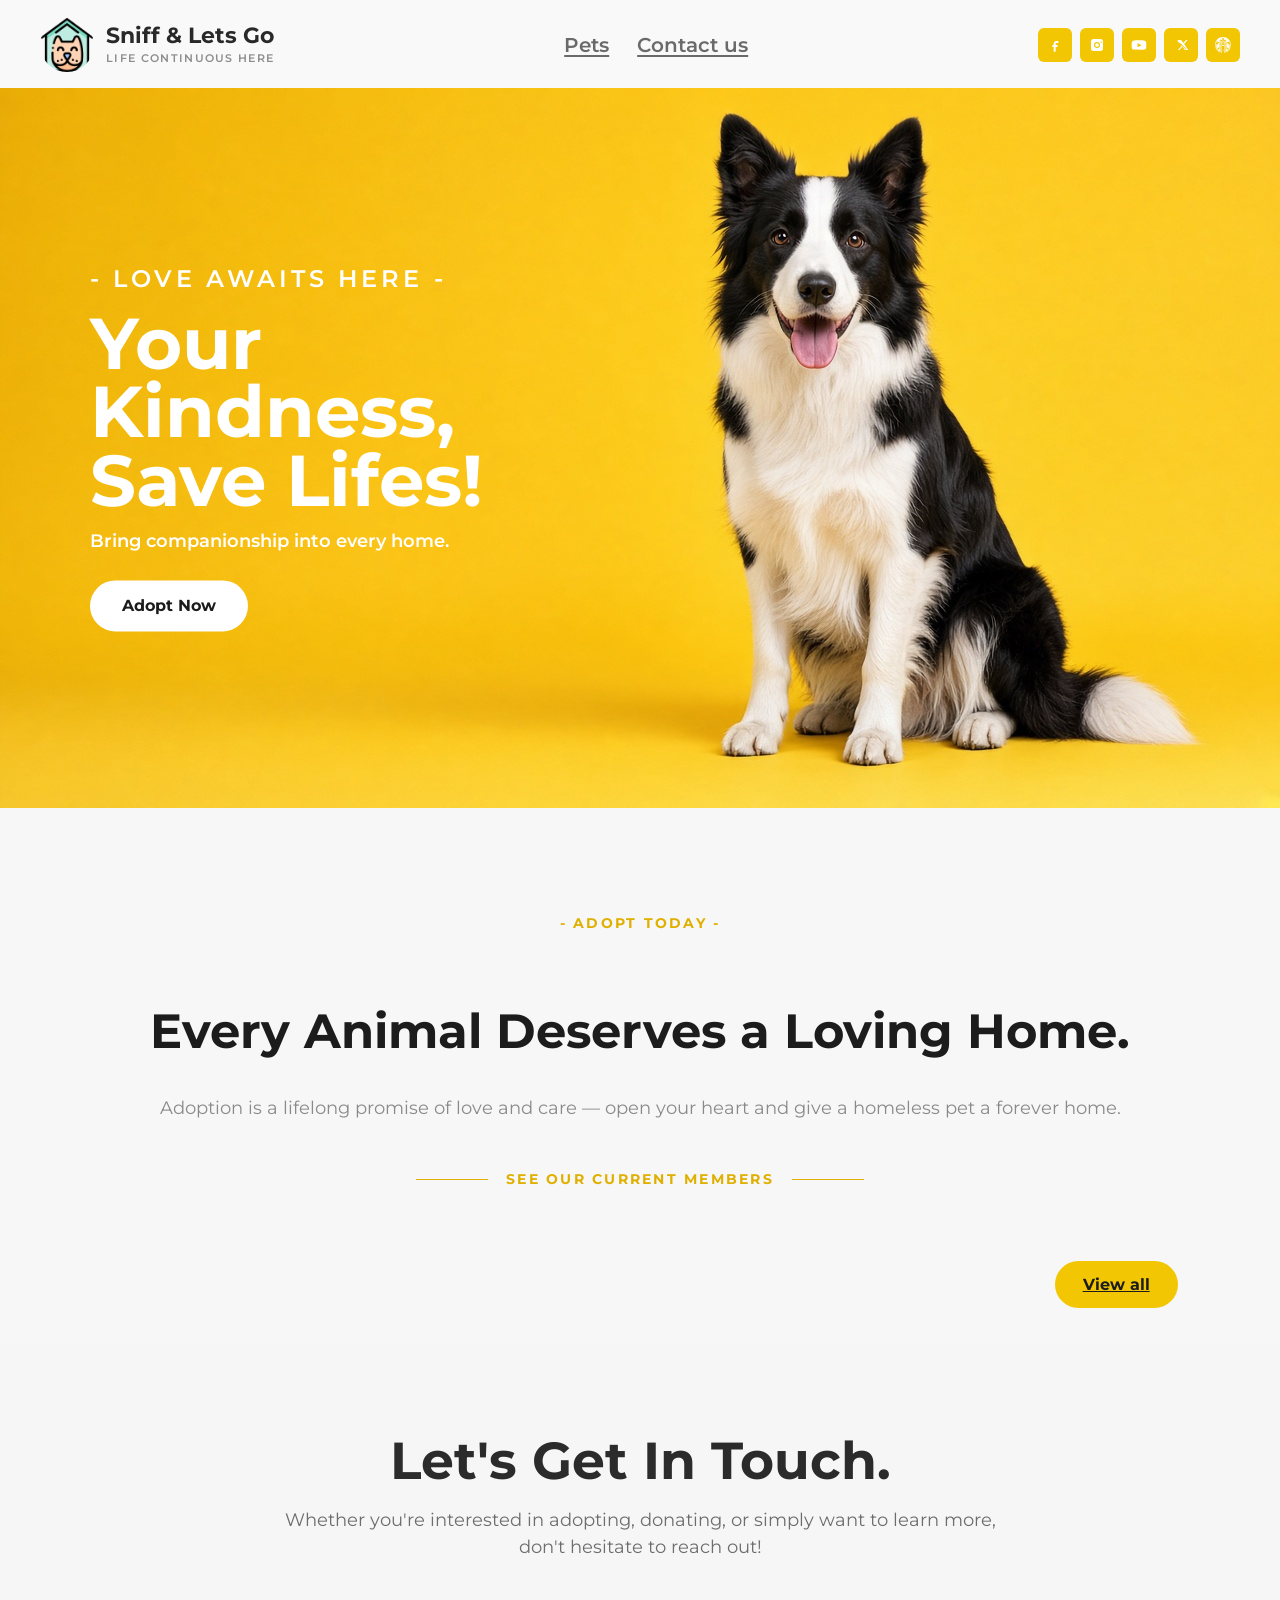
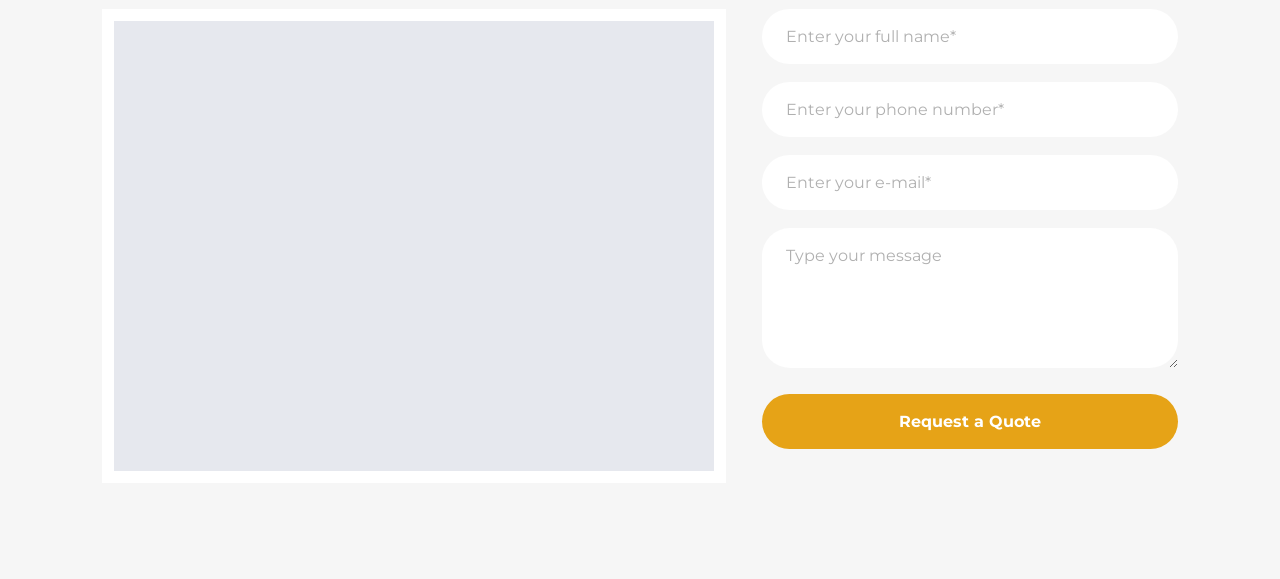
<file: index.html>
<!DOCTYPE html>
<html lang="en">
<head>
  <meta charset="UTF-8">
  <meta name="viewport" content="width=device-width, initial-scale=1.0">
  <link rel="preconnect" href="https://fonts.googleapis.com">
  <link rel="preconnect" href="https://fonts.gstatic.com" crossorigin>
  <link href="https://fonts.googleapis.com/css2?family=Montserrat:wght@400;600;700&display=swap" rel="stylesheet">
  <link rel="stylesheet" href="styles.css">
  <title>Sniff & Lets Go</title>
</head>
<body>
  <header class="header">
    <a class="brand" href="#top" title="Open the home page">
      <span class="logo" aria-hidden="true">
        <img src="images/adopt.png" alt="">
      </span>
      <span class="brand-text">
        <span class="brand-name">Sniff & Lets Go</span>
        <span class="brand-tagline">Life continuous here</span>
      </span>
    </a>

    <nav class="nav" aria-label="Main">
      <ul>
        <li><a href="#pets">Pets</a></li>
        <!-- <li><a href="#about">About Us</a></li> -->
        <!-- <li><a href="#team">Team</a></li>
        <li><a href="#stories">Testimonials</a></li> -->
        <li><a href="#contact">Contact us</a></li>
      </ul>
    </nav>

    <ul class="social">
      <li>
        <a href="https://facebook.com" aria-label="Facebook">
          <svg viewBox="0 0 24 24" aria-hidden="true"><path d="M14 9h3V6h-3c-2.2 0-4 1.8-4 4v2H8v3h2v7h3v-7h2.6l.4-3H13v-2c0-.6.4-1 1-1z"/></svg>
        </a>
      </li>
      <li>
        <a href="https://instagram.com" aria-label="Instagram">
          <svg viewBox="0 0 24 24" aria-hidden="true"><path d="M7 3h10a4 4 0 0 1 4 4v10a4 4 0 0 1-4 4H7a4 4 0 0 1-4-4V7a4 4 0 0 1 4-4zm5 4.5A4.5 4.5 0 1 0 16.5 12 4.5 4.5 0 0 0 12 7.5zm6.2-.9a1.1 1.1 0 1 0 1.1 1.1 1.1 1.1 0 0 0-1.1-1.1zM12 9.2A2.8 2.8 0 1 1 9.2 12 2.8 2.8 0 0 1 12 9.2z"/></svg>
        </a>
      </li>
      <li>
        <a href="https://youtube.com" aria-label="YouTube">
          <svg viewBox="0 0 24 24" aria-hidden="true"><path d="M23 12.2s0-3.2-.4-4.6a3 3 0 0 0-2.1-2.1C18.9 5 12 5 12 5s-6.9 0-8.5.5a3 3 0 0 0-2.1 2.1C1 9 1 12.2 1 12.2s0 3.2.4 4.6a3 3 0 0 0 2.1 2.1C5.1 19.4 12 19.4 12 19.4s6.9 0 8.5-.5a3 3 0 0 0 2.1-2.1c.4-1.4.4-4.6.4-4.6zM9.8 15.5v-6.6l6.2 3.3z"/></svg>
        </a>
      </li>
      <li>
        <a href="https://x.com" aria-label="X">
          <svg viewBox="0 0 24 24" aria-hidden="true"><path d="M19.6 4.5h2.4l-5.3 6 6.2 8.9h-4.9l-3.8-5-4.4 5H7.4l5.6-6.4L7 4.5h5l3.5 4.6zm-.8 13.4h1.3L7.3 5.8H5.9z"/></svg>
        </a>
      </li>
      <li>
        <a href="https://x.com" aria-label="X">
          <svg role="img" viewBox="0 0 24 24" xmlns="http://www.w3.org/2000/svg"><title>Starbucks</title><path d="M13.2072 5.2801c-.1052-.0188-.6126-.104-1.2072-.104s-1.102.0848-1.2072.104c-.0605.0108-.0837-.0484-.0377-.0828.0417-.0308 1.2445-.9463 1.2445-.9463l1.244.9463c.0469.0344.024.0936-.0364.0828zm-2.0783 5.9446s-.0636.0228-.0804.0788c.252.1937.4257.6343.9515.6343s.6995-.4406.9511-.6343c-.0164-.0564-.08-.0788-.08-.0788s-.3293.0776-.8711.0776c-.5418 0-.8711-.0776-.8711-.0776zM12 10.4832c-.146 0-.178-.0552-.2777-.0548-.0948.0004-.2789.076-.319.1453a.1542.1542 0 00.0413.0948c.2129.032.309.1505.5558.1505.2469 0 .3425-.1185.5558-.1505a.1579.1579 0 00.0412-.0948c-.0396-.0692-.224-.1445-.3193-.1453-.1-.0008-.1324.0548-.2781.0548zm11.9868 2.27a11.964 11.964 0 01-.076.8528c-1.359.2249-1.8447-.986-3.2368-.9252.0832.2954.1508.5963.2029.9036 1.148-.0008 1.6105 1.0724 2.8878.9143-.0672.3281-.148.6519-.2413.9708-1.01.0992-1.3657-.9044-2.5345-.8767.0096.1664.0148.3345.0148.5041l-.0048.2805 2.2696.866a12.04 12.04 0 01-.3965.9479c-.6823-.0376-.9175-.9127-1.9555-.8431a9.0882 9.0882 0 01-.118.665c.9015-.0632 1.0955.7667 1.7414.834a12.2317 12.2317 0 01-.5302.8767c-.3826-.205-.7143-.8231-1.4398-.8612a8.6035 8.6035 0 00.195-.6994c-.6435 0-1.3794-.2509-1.9964-.8127.2-1.1388-1.5674-2.2984-1.5674-3.1324 0-.9059.4582-1.4073.4582-2.6285 0-.9063-.4402-1.8895-1.104-2.5614a2.2175 2.2175 0 00-.4114-.3309c.6098.7547 1.078 1.6494 1.078 2.6858 0 1.15-.535 1.757-.535 2.8186 0 1.0612 1.5526 1.9796 1.5526 3.074 0 .4305-.1377.851-.5914 1.677.697.6962 1.605 1.076 2.1908 1.076.19 0 .292-.058.3601-.2073a9.0925 9.0925 0 00.1665-.391c.631.0245.9199.5979 1.2692.8268-.1916.2573-.393.5057-.6038.7462-.234-.2593-.5486-.6954-1.0092-.8167a9.2087 9.2087 0 01-.2613.473c.3966.108.6679.5082.878.7715a12.1305 12.1305 0 01-.7075.6754c-.1532-.2384-.3917-.541-.659-.7042a8.3639 8.3639 0 01-.3077.391c.2272.154.4277.4313.5586.6574-.2833.2272-.5763.443-.8796.6446-.1496-1.2192-1.8138-2.0548-1.3653-3.4693-.1472.2493-.3229.561-.3229.9364 0 1.024 1.0908 1.8366 1.1776 2.8542-.226.1353-.4573.2625-.693.383-.0392-1.1185-1.194-2.3425-1.194-3.2604 0-1.0248 1.342-2.054 1.342-3.2636 0-1.2105-1.5485-2.0484-1.5485-3.1112 0-1.062.6586-1.673.6586-3.0343 0-.9972-.4738-2.0063-1.2056-2.651-.1297-.1144-.2573-.2052-.4106-.2849.6903.828 1.0904 1.579 1.0904 2.7186 0 1.2801-.7546 1.9908-.7546 3.244 0 1.2537 1.5197 1.9507 1.5197 3.1192 0 1.1684-1.4145 2.1532-1.4145 3.3536 0 1.092 1.2468 2.182 1.2653 3.4777a11.7704 11.7704 0 01-.8327.3257c.1584-1.3089-1.245-2.659-1.245-3.727 0-1.1676 1.4674-2.1712 1.4674-3.43 0-1.2597-1.4917-1.8451-1.4917-3.138 0-1.292.9151-2.0075.9151-3.4352 0-1.1129-.5494-2.1136-1.352-2.7338l-.0509-.0385c-.0756-.056-.138.0116-.0844.078.5682.7095.8719 1.427.8719 2.4894 0 1.306-1.0512 2.3673-1.0512 3.6325 0 1.4934 1.4117 1.9203 1.4117 3.1456 0 1.2248-1.5137 2.2048-1.5137 3.5053 0 1.206 1.4325 2.5445 1.1868 3.9366a11.6645 11.6645 0 01-.8743.192c.2689-1.7334-1.1364-2.9782-1.1364-4.1122 0-1.2277 1.5677-2.322 1.5677-3.5217 0-1.1316-1.1252-1.5014-1.2732-2.659-.0204-.158-.1473-.2753-.3221-.2461-.2285.0416-.5214.192-.9816.192-.4602 0-.753-.1508-.982-.192-.1744-.0288-.3013.0884-.3217.246-.1476 1.1577-1.2736 1.527-1.2736 2.659 0 1.1997 1.5681 2.2937 1.5681 3.5218 0 1.134-1.4053 2.3788-1.1368 4.1123a12.1233 12.1233 0 01-.8743-.1921c-.2457-1.3921 1.1872-2.7306 1.1872-3.9366 0-1.3005-1.5141-2.2805-1.5141-3.5053 0-1.2253 1.412-1.6522 1.412-3.1456 0-1.2652-1.0515-2.326-1.0515-3.6325 0-1.062.3037-1.7795.8723-2.4893.0532-.0665-.0088-.134-.0848-.078l-.0504.0384c-.802.6186-1.351 1.6193-1.351 2.7322 0 1.4277.9152 2.1431.9152 3.4352 0 1.2925-1.4917 1.878-1.4917 3.138 0 1.2588 1.4673 2.2624 1.4673 3.43 0 1.0684-1.4033 2.4181-1.2445 3.727a11.8995 11.8995 0 01-.833-.3257c.0188-1.2957 1.2648-2.3861 1.2648-3.4777 0-1.2004-1.4137-2.1852-1.4137-3.3536 0-1.1685 1.519-1.8655 1.519-3.1192 0-1.2532-.7543-1.9639-.7543-3.244 0-1.1396.3997-1.8907 1.09-2.7186-.1537.0797-.281.1705-.4102.285-.7318.6446-1.2052 1.6537-1.2052 2.651 0 1.3612.6586 1.9722.6586 3.0342 0 1.0628-1.5485 1.9007-1.5485 3.1112 0 1.2096 1.342 2.2392 1.342 3.2636 0 .9183-1.1556 2.1423-1.1944 3.2604a11.8754 11.8754 0 01-.693-.383c.0872-1.0176 1.1776-1.8303 1.1776-2.8542 0-.3754-.1753-.687-.323-.9364.4486 1.4145-1.2156 2.25-1.3652 3.4693a12.1204 12.1204 0 01-.8796-.6446c.1305-.2257.331-.5034.5586-.6575a7.9134 7.9134 0 01-.3077-.391c-.2677.1633-.5066.4659-.6594.7043a12.2459 12.2459 0 01-.707-.6754c.21-.2633.4813-.6635.8779-.7715a9.0433 9.0433 0 01-.2613-.473c-.4606.1213-.7755.5574-1.0092.8167a12.141 12.141 0 01-.6038-.7462c.3493-.229.6382-.8027 1.2688-.8267.0529.1312.1085.2617.1669.3909.068.1493.1705.2073.3601.2073.5858 0 1.4934-.3798 2.1908-1.076-.4537-.826-.5914-1.2465-.5914-1.677 0-1.094 1.5526-2.0124 1.5526-3.074 0-1.0615-.535-1.6686-.535-2.8186 0-1.0364.4682-1.9311 1.078-2.6858a2.2175 2.2175 0 00-.4114.331c-.6638.6722-1.104 1.655-1.104 2.5613 0 1.2212.4586 1.7226.4586 2.6285 0 .834-1.7679 1.9936-1.5678 3.1324-.617.5618-1.3529.8127-1.9967.8127a9.305 9.305 0 00.1949.6994c-.7251.0385-1.0568.6567-1.4398.8612a12.0872 12.0872 0 01-.5302-.8768c.6455-.0672.84-.897 1.7419-.8339a9.1275 9.1275 0 01-.1185-.665c-1.038-.0696-1.2732.8059-1.9555.8431a12.04 12.04 0 01-.3965-.948l2.27-.8659-.0048-.2805c0-.1696.0052-.3377.0144-.5041-1.1688-.0273-1.5246.976-2.5345.8767a12.106 12.106 0 01-.241-.9708c1.2766.158 1.7395-.9151 2.888-.9143a8.7482 8.7482 0 01.2024-.9036c-1.392-.0604-1.8779 1.1505-3.2364.9252a11.7352 11.7352 0 01-.076-.8527c1.5794.1764 2.1716-1.122 3.6097-.9632a8.4303 8.4303 0 01.471-.9963c-1.803-.317-2.4153 1.1908-4.0935.9591C.1813 5.2805 5.4844.0898 12 .0898S23.8187 5.2805 24 11.753c-1.6786.2317-2.2908-1.2757-4.0935-.9591.1773.32.335.6526.471.9963 1.4373-.1592 2.0295 1.1396 3.6093.9632zm-17.147-5.035c-.884-.3613-1.954-.278-2.868.309-.1416-.8504-.603-1.6058-1.26-2.0616-.0908-.0628-.1853-.0032-.1769.102.1389 1.7967-.9115 3.3569-2.2032 4.7282 1.3313.4001 2.4645-1.3141 4.1912-.7159a9.0364 9.0364 0 012.3168-2.3617zM12 6.6314c-1.1144 0-2.048.6303-2.2924 1.4446-.0188.0624.0068.1028.0788.0704.2005-.09.4285-.1333.6762-.1333.4546 0 .8551.1669 1.092.4574.1049.3457.1137.8463-.0048 1.132-.1872-.042-.2545-.1868-.4373-.1868-.1829 0-.3245.1284-.6347.1284-.3097 0-.346-.1465-.5498-.1465-.2396 0-.2837.247-.2837.5254 0 1.2417 1.1413 2.9503 2.3553 2.9503 1.2136 0 2.3549-1.7086 2.3549-2.9503 0-.2785-.0573-.517-.3077-.5494-.1249.09-.2397.1705-.5254.1705-.3102 0-.3958-.1284-.5783-.1284-.2204 0-.1984.465-.4601.491-.1745-.4194-.1829-.9572-.038-1.4362.2373-.2905.6374-.4574 1.092-.4574.2477 0 .4773.0437.6758.1333.0724.0324.0976-.0084.0788-.0704-.244-.8143-1.1772-1.4446-2.2916-1.4446zm1.7743 1.7815c-.2673 0-.5807.082-.7775.3013-.0204.0596-.0204.1484.0084.2077.4845-.166.9119-.1725 1.1184.0584.11-.1.1452-.19.1452-.2945 0-.1613-.164-.273-.4945-.273zm-3.8979.5674c.2337-.234.7263-.224 1.238-.0352.0225-.2545-.4333-.5326-.8887-.5326-.3309 0-.4945.1116-.4945.2733 0 .1044.0352.1949.1452.2945zm7.6804-4.2031c-.8799.0628-1.6442.3649-2.2624.8683.2625-.7443.5958-1.3953 1.0184-2.0264-1.1204.1189-2.0572.5286-2.7406 1.2289l-.535-1.4025 1.1876-1.0488-1.5902-.1125L12 .8053l-.635 1.479-1.5902.1124 1.1876 1.0488-.5346 1.4025c-.6838-.7003-1.6206-1.11-2.7402-1.2289.4218.6315.7551 1.2825 1.0176 2.0264-.6178-.5038-1.3821-.806-2.262-.8683.5278.6786.9955 1.402 1.342 2.18.0393.0876.1233.1164.2141.0712 1.2053-.599 2.5634-.936 4.0003-.936 1.437 0 2.7946.3374 4.0007.936.0908.0452.1748.0164.2136-.0712.347-.778.8147-1.5014 1.343-2.18zm1.9211 5.3035c1.7259-.5982 2.8595 1.1156 4.1908.7159-1.2917-1.3713-2.3417-2.9315-2.2028-4.7282.0084-.1052-.0865-.1652-.1769-.102-.6574.4558-1.1188 1.2112-1.26 2.0615-.9144-.587-1.984-.6706-2.868-.3089a9.0431 9.0431 0 012.317 2.3617z"/></svg>        
        </a>
      </li>
    </ul>
  </header>

  <section class="intro">
    <img class="background-Image" src="images/border-collie-yellow.jpg" alt="Border collie on a yellow background">
    <div class="intro-text">
      <p class="intro-kicker">- LOVE AWAITS HERE -</p>
      <h1>Your Kindness,<br>Save Lifes!</h1>
      <p class="intro-note">Bring companionship into every home.</p>
      <a class="intro-button" href="#contact">Adopt Now</a>
    </div>
  </section>

  <section class="middle" id="pets">
    <div class="adopt-intro">
      <p class="adopt-kicker">- ADOPT TODAY -</p>
      <h2>Every Animal Deserves a Loving Home.</h2>
      <p class="adopt-lead">Adoption is a lifelong promise of love and care — open your heart and give a homeless pet a forever home.</p>
    </div>

    <p class="member-subtitle"> See our current members</p>

    <ul id="animal-preview"></ul>
    <a class="show-all" href="animals.html">View all</a>
  </section>

  <section class="contact" id="contact">
    <h2>Let's Get In Touch.</h2>
    <p class="contact-lead">Whether you're interested in adopting, donating, or simply want to learn more, don't hesitate to reach out!</p>
    <div class="contact-layout">
      <div class="contact-map">
        <iframe src="https://www.google.com/maps/embed?pb=!1m18!1m12!1m3!1d2718.024436705955!2d-113.55626662478288!3d37.103275272162215!2m3!1f0!2f0!3f0!3m2!1i1024!2i768!4f13.1!3m3!1m2!1s0x80ca5adf5aaf4c21%3A0xb233a96701fce8ac!2sTarget!5e1!3m2!1sen!2sus!4v1792730542117!5m2!1sen!2sus" width="600" height="450" style="border:0;" allowfullscreen="" loading="lazy" referrerpolicy="strict-origin-when-cross-origin"></iframe>
      </div>
      <form class="contact-form">
        <input type="text" name="name" placeholder="Enter your full name*" aria-label="Full name" required>
        <input type="tel" name="phone" placeholder="Enter your phone number*" aria-label="Phone number" required>
        <input type="email" name="email" placeholder="Enter your e-mail*" aria-label="Email" required>
        <textarea name="message" placeholder="Type your message" aria-label="Message"></textarea>
        <button type="submit">Request a Quote</button>
      </form>
    </div>
  </section>

  <main id="top"></main>
  <script src="scripts.js"></script>
</body>
</html>
</file>
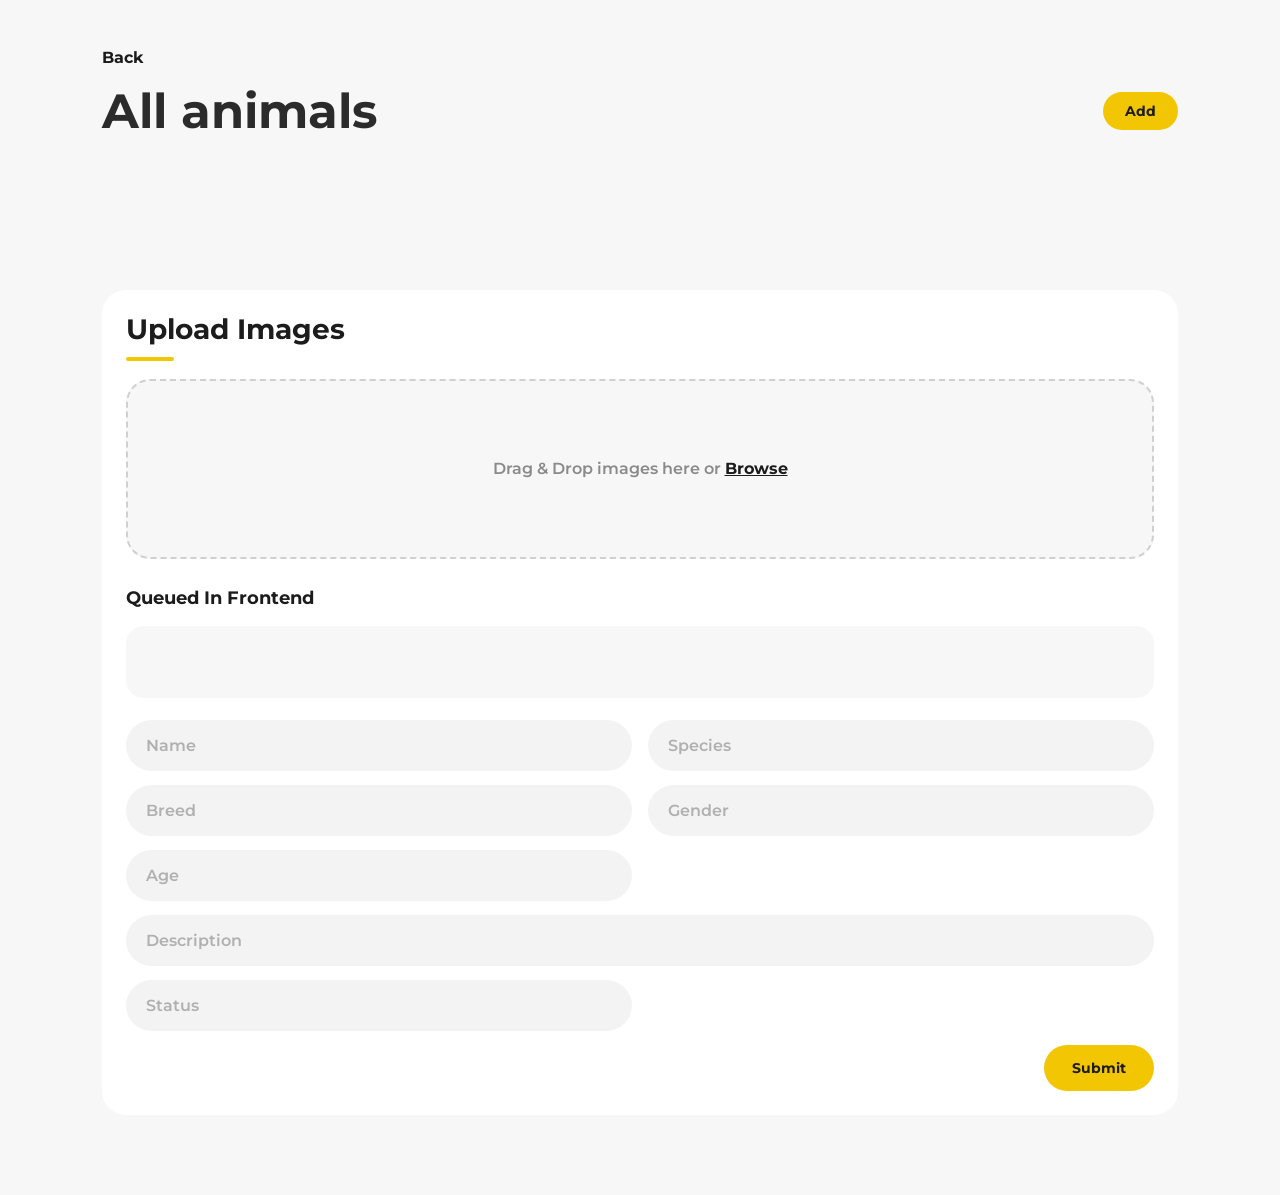
<file: animals.html>
<!DOCTYPE html>
<html lang="en">
<head>
  <meta charset="UTF-8">
  <meta name="viewport" content="width=device-width, initial-scale=1.0">
  <link rel="preconnect" href="https://fonts.googleapis.com">
  <link rel="preconnect" href="https://fonts.gstatic.com" crossorigin>
  <link href="https://fonts.googleapis.com/css2?family=Montserrat:wght@400;600;700&display=swap" rel="stylesheet">
  <title>All animals</title>
  <link rel="stylesheet" href="styles.css">
</head>
<body class="animal-page">
  <a class="back-home" href="index.html">Back</a>
  <div class="animal-heading">
    <h1>All animals</h1>
    <nav class="all-animal-nav" aria-label="Main">
      <a class="add-button" href="#animal-form">Add</a>
    </nav>
  </div>

  <ul id="animal-list"></ul>

  <form id="animal-form">
    <section class="addNewData">
      <div class="header">
        <h2>Upload Images</h2>
      </div>

      <div class="input-div">
        <p>Drag & Drop images here or <span class="browse">Browse</span></p>
        <input type="file" class="file" multiple accept="image/png, image/jpeg, image/jpg">
      </div>

      <div id="queued-form">
        <div class="header">
          <h3>Queued In Frontend</h3>
        </div>
        <div class="queued-form"></div>
      </div>
    </section>

    <input name="name" placeholder="Name">
    <input name="species" placeholder="Species">
    <input name="breed" placeholder="Breed">
    <input name="gender" placeholder="Gender">
    <input name="age" placeholder="Age">
    <input name="description" placeholder="Description">
    <input name="status" placeholder="Status">
    <button type="submit">Submit</button>
  </form>

  
  <script src="animals.js"></script>
</body>
</html>
</file>
<file: styles.css>
* {
  box-sizing: border-box;
}

html {
  scroll-behavior: smooth;
}

body {
  margin: 0;
  font-family: Montserrat, sans-serif;
  background: #ffffff;
}

.header {
  display: flex;
  align-items: center;
  justify-content: space-between;
  gap: 32px;
  padding: 18px 40px 16px;
  background: #f9f9f9;
}

.brand {
  display: flex;
  align-items: center;
  gap: 12px;
  color: #292929;
  text-decoration: none;
  flex-shrink: 0;
}

.logo {
  display: block;
  width: 54px;
  height: 54px;
  flex: 0 0 54px;
  border-radius: 50%;
  overflow: hidden;
}

.logo img {
  display: block;
  width: 100%;
  height: 100%;
  object-fit: cover;
  object-position: center;
}

.brand-text {
  display: flex;
  flex-direction: column;
  gap: 4px;
}

.brand-name {
  font-size: 22px;
  font-weight: 700;
  line-height: 1;
}

.brand-tagline {
  font-size: 11px;
  font-weight: 600;
  letter-spacing: 0.12em;
  text-transform: uppercase;
  color: #8d8d8d;
}

.nav ul,
.social {
  display: flex;
  align-items: center;
  margin: 0;
  padding: 0;
  list-style: none;
}

.nav ul {
  gap: 28px;
}

.nav a {
  color: #6a6a6a;
  font-size: 20px;
  font-weight: 600;
  text-decoration: underline;
  text-underline-offset: 3px;
}

.nav a:hover {
  color: #292929;
}

.social {
  gap: 8px;
  flex-shrink: 0;
}

.social a {
  display: grid;
  place-items: center;
  width: 34px;
  height: 34px;
  border-radius: 6px;
  background: rgb(242, 198, 3);
  color: #ffffff;
}

.social svg {
  width: 16px;
  height: 16px;
  fill: currentColor;
}

.social a:hover {
  background: rgb(242, 198, 3);
}

.intro {
  position: relative;
}

.background-Image {
  display: block;
  width: 100%;
  height: auto;
}

.intro-text {
  position: absolute;
  left: 7%;
  top: 50%;
  transform: translateY(-50%);
  max-width: 520px;
  color: white;
  /* color: #1c1c1c; */
}

.intro-kicker {
  margin: 0;
  font-size: 24px;
  font-weight: 600;
  letter-spacing: 0.16em;
}

.intro-text h1 {
  margin: 16px 0;
  font-size: 72px;
  line-height: 0.95;
}

.intro-note {
  margin: 0;
  font-size: 18px;
  font-weight: 600;
}

.intro-button {
  display: inline-block;
  margin-top: 28px;
  padding: 16px 32px;
  border-radius: 999px;
  background: #ffffff;
  color: #1c1c1c;
  font-weight: 700;
  text-decoration: none;
}

.middle {
  position: relative;
  padding: 88px 8% 108px;
  background: #f7f7f7;
}

.adopt-intro {
  margin: 0 auto 48px;
  text-align: center;
  color: #1c1c1c;
}

.adopt-kicker {
  margin: 18px 0 0;
  color: #e0b000;
  font-size: 14px;
  font-weight: 700;
  letter-spacing: 0.16em;
}

.adopt-intro h2 {
  margin: 72px 0 0;
  font-size: 48px;
  font-weight: 700;
  line-height: 1.15;
  white-space: nowrap;
}

.adopt-lead {
  /* max-width: 800px; */
  margin: 36px auto 0;
  color: #8a8a8a;
  font-size: 18px;
  font-weight: 400;
  line-height: 1.5;
}

.member-subtitle {
  display: flex;
  align-items: center;
  justify-content: center;
  gap: 18px;
  margin: 18px auto 48px;
  color: #e0b000;
  font-size: 14px;
  font-weight: 700;
  letter-spacing: 0.16em;
  text-transform: uppercase;
}

.member-subtitle::before,
.member-subtitle::after {
  content: "";
  width: 72px;
  height: 1px;
  background: currentColor;
}

#animal-preview {
  display: flex;
  gap: 24px;
  margin: 0;
  padding: 0;
  list-style: none;
}

#animal-preview li {
  flex: 1;
  min-width: 0;
}

.preview-card {
  padding: 22px 4px 0;
  text-align: left;
}

.preview-name {
  margin: 0;
  color: #2b2b2b;
  font-size: 32px;
  font-weight: 700;
  line-height: 1.1;
}

.preview-name::after {
  content: "";
  display: block;
  width: 56px;
  height: 4px;
  margin-top: 14px;
  border-radius: 999px;
  background: rgb(242, 198, 3);
}

.preview-meta {
  display: flex;
  flex-wrap: wrap;
  gap: 8px 22px;
  margin: 16px 0 0;
  color: #9a9a9a;
  font-size: 16px;
  font-weight: 600;
}

#animal-preview a {
  display: block;
  overflow: hidden;
  border-radius: 24px;
}

#animal-preview img {
  display: block;
  width: 100%;
  height: 420px;
  object-fit: cover;
  object-position: center;
  transition: transform 0.35s ease;
}

#animal-preview a:hover img {
  transform: scale(1.04);
}

.show-all {
  position: absolute;
  right: 8%;
  bottom: 36px;
  border: 0;
  border-radius: 999px;
  background: rgb(242, 198, 3);
  color: #1c1c1c;
  font: inherit;
  font-weight: 700;
  padding: 14px 28px;
  cursor: pointer;
}

.show-all:hover {
  background: #e6a317;
}

.contact {
  padding: 88px 8% 96px;
  background: #f6f6f6;
  color: #2b2b2b;
  text-align: center;
}

.contact h2 {
  margin: 0;
  font-size: 52px;
  line-height: 1.1;
}

.contact-lead {
  max-width: 720px;
  margin: 18px auto 48px;
  color: #6d6d6d;
  font-size: 18px;
  font-weight: 400;
  line-height: 1.5;
}

.contact-layout {
  display: grid;
  grid-template-columns: 1fr 1fr;
  gap: 36px;
  max-width: 1080px;
  margin: 0 auto;
  text-align: left;
}

.contact-map {
  display: grid;
  place-items: center;
  min-height: 460px;
  border: 12px solid #ffffff;
  background: #e6e8ee;
  color: #8a8a8a;
  font-weight: 600;
}

.contact-form {
  display: flex;
  flex-direction: column;
  gap: 18px;
}

.contact-form input,
.contact-form textarea {
  width: 100%;
  border: 0;
  border-radius: 999px;
  background: #ffffff;
  color: #2b2b2b;
  font: inherit;
  font-weight: 400;
  padding: 18px 24px;
}

.contact-form textarea {
  min-height: 140px;
  border-radius: 28px;
  resize: vertical;
}

.contact-form input::placeholder,
.contact-form textarea::placeholder {
  color: #b0b0b0;
}

.contact-form button {
  margin-top: 8px;
  border: 0;
  border-radius: 999px;
  background: #e6a317;
  color: #ffffff;
  font: inherit;
  font-weight: 700;
  padding: 18px 24px;
  cursor: pointer;
}

.contact-form button:hover {
  background: #d09412;
}

.animal-page {
  padding: 48px 8% 80px;
  background: #f7f7f7;
  color: #2b2b2b;
}

.back-home {
  display: inline-block;
  margin-bottom: 18px;
  color: #1c1c1c;
  font-weight: 700;
  text-decoration: none;
}

.animal-heading {
  display: flex;
  align-items: center;
  justify-content: space-between;
  gap: 16px;
  margin-bottom: 32px;
}

.animal-page h1 {
  margin: 0;
  font-size: 48px;
  line-height: 1.1;
}

.add-button {
  display: inline-block;
  padding: 12px 22px;
  border-radius: 999px;
  background: rgb(242, 198, 3);
  color: #1c1c1c;
  font-size: 14px;
  font-weight: 700;
  line-height: 1;
  text-decoration: none;
}

.add-button:hover {
  background: #e0b400;
}


#animal-list {
  display: grid;
  grid-template-columns: repeat(auto-fill, minmax(280px, 1fr));
  gap: 24px;
  margin: 0;
  padding: 0;
  list-style: none;
}

.animal-row {
  overflow: hidden;
  border-radius: 24px;
  background: #ffffff;
}

.animal-row img {
  display: block;
  width: 100%;
  height: 240px;
  object-fit: cover;
}

.animal-info {
  padding: 18px 20px 22px;
}

.animal-info h2 {
  margin: 0;
  font-size: 28px;
  line-height: 1.1;
}

.animal-info h2::after {
  content: "";
  display: block;
  width: 48px;
  height: 4px;
  margin-top: 12px;
  border-radius: 999px;
  background: rgb(242, 198, 3);
}

.animal-meta,
.animal-description {
  margin: 14px 0 0;
  color: #8a8a8a;
  font-size: 15px;
  font-weight: 600;
  line-height: 1.45;
}

.animal-status {
  display: inline-block;
  margin: 14px 0 0;
  padding: 6px 12px;
  border-radius: 999px;
  background: #ececec;
  color: #6a6a6a;
  font-size: 13px;
  font-weight: 700;
}

.animal-status.is-available {
  background: rgb(242, 198, 3);
  color: #1c1c1c;
}

.edit-button,
.delete-button {
  display: inline-block;
  margin: 16px 8px 0 0;
  padding: 10px 18px;
  border: 0;
  border-radius: 999px;
  font: inherit;
  font-size: 14px;
  font-weight: 700;
  line-height: 1;
  text-decoration: none;
  cursor: pointer;
}

.edit-button {
  background: #1c1c1c;
  color: #ffffff;
}

.edit-button:hover {
  background: #3a3a3a;
}

.delete-button {
  background: #ffffff;
  color: #9a3412;
  box-shadow: inset 0 0 0 2px #9a3412;
}

.delete-button:hover {
  background: #9a3412;
  color: #ffffff;
}

#animal-form {
  display: grid;
  grid-template-columns: 1fr 1fr;
  gap: 14px 16px;
  margin: 120px 0 0;
  padding: 24px;
  border-radius: 24px;
  background: #ffffff;
}

#animal-form input {
  width: 100%;
  border: 0;
  border-radius: 999px;
  background: #f3f3f3;
  color: #2b2b2b;
  font: inherit;
  font-weight: 600;
  padding: 16px 20px;
}

#animal-form input[name="description"],
#animal-form input[name="image"] {
  grid-column: 1 / -1;
}

#animal-form input::placeholder {
  color: #b0b0b0;
  font-weight: 600;
}

#animal-form button {
  justify-self: end;
  grid-column: 1 / -1;
  border: 0;
  border-radius: 999px;
  background: rgb(242, 198, 3);
  color: #1c1c1c;
  font: inherit;
  font-size: 14px;
  font-weight: 700;
  padding: 14px 28px;
  cursor: pointer;
}

#animal-form button:hover {
  background: #e0b400;
}

#animal-form .addNewData {
  grid-column: 1 / -1;
  margin-top: 0;
  padding: 0 0 8px;
  background: transparent;
}

.addNewData {
  margin-top: 120px;
  padding: 28px;
  border-radius: 24px;
  background: #ffffff;
}

.addNewData .header {
  display: flex;
  align-items: center;
  justify-content: space-between;
  gap: 16px;
  margin: 0 0 18px;
  padding: 0;
  background: transparent;
}

.addNewData h2,
.addNewData h3 {
  margin: 0;
  color: #1c1c1c;
  line-height: 1.1;
}

.addNewData h2 {
  font-size: 28px;
}

.addNewData h2::after {
  content: "";
  display: block;
  width: 48px;
  height: 4px;
  margin-top: 12px;
  border-radius: 999px;
  background: rgb(242, 198, 3);
}

.addNewData h3 {
  font-size: 18px;
}

.input-div {
  position: relative;
  display: grid;
  place-items: center;
  min-height: 180px;
  border: 2px dashed #d0d0d0;
  border-radius: 24px;
  background: #f7f7f7;
  color: #8a8a8a;
  font-weight: 600;
  text-align: center;
}

.input-div p {
  margin: 0;
  pointer-events: none;
}

.browse {
  color: #1c1c1c;
  font-weight: 700;
  text-decoration: underline;
}

.input-div .file {
  position: absolute;
  inset: 0;
  width: 100%;
  height: 100%;
  opacity: 0;
  cursor: pointer;
}

#queued-form {
  margin-top: 22px;
  padding-top: 8px;
}

.queued-form {
  display: flex;
  flex-wrap: wrap;
  gap: 12px;
  min-height: 72px;
  margin-top: 8px;
  padding: 12px;
  border-radius: 18px;
  background: #f7f7f7;
}

.queued-form .image {
  position: relative;
  width: 96px;
  height: 96px;
}

.queued-form .image img {
  display: block;
  width: 100%;
  height: 100%;
  object-fit: cover;
  border-radius: 12px;
}

.queued-form .image span {
  position: absolute;
  top: 4px;
  right: 8px;
  color: #ffffff;
  font-size: 20px;
  font-weight: 700;
  cursor: pointer;
}

@media (max-width: 800px) {
  .adopt-intro h2 {
    margin: 72px;
    font-size: 34px;
    white-space: normal;
  }

  #animal-preview {
    flex-direction: column;
  }

  #animal-preview img {
    height: 280px;
  }

  .contact h2,
  .animal-page h1 {
    font-size: 36px;
  }

  .contact-layout,
  #animal-form {
    grid-template-columns: 1fr;
  }

  .contact-map {
    min-height: 240px;
  }
}
</file>
